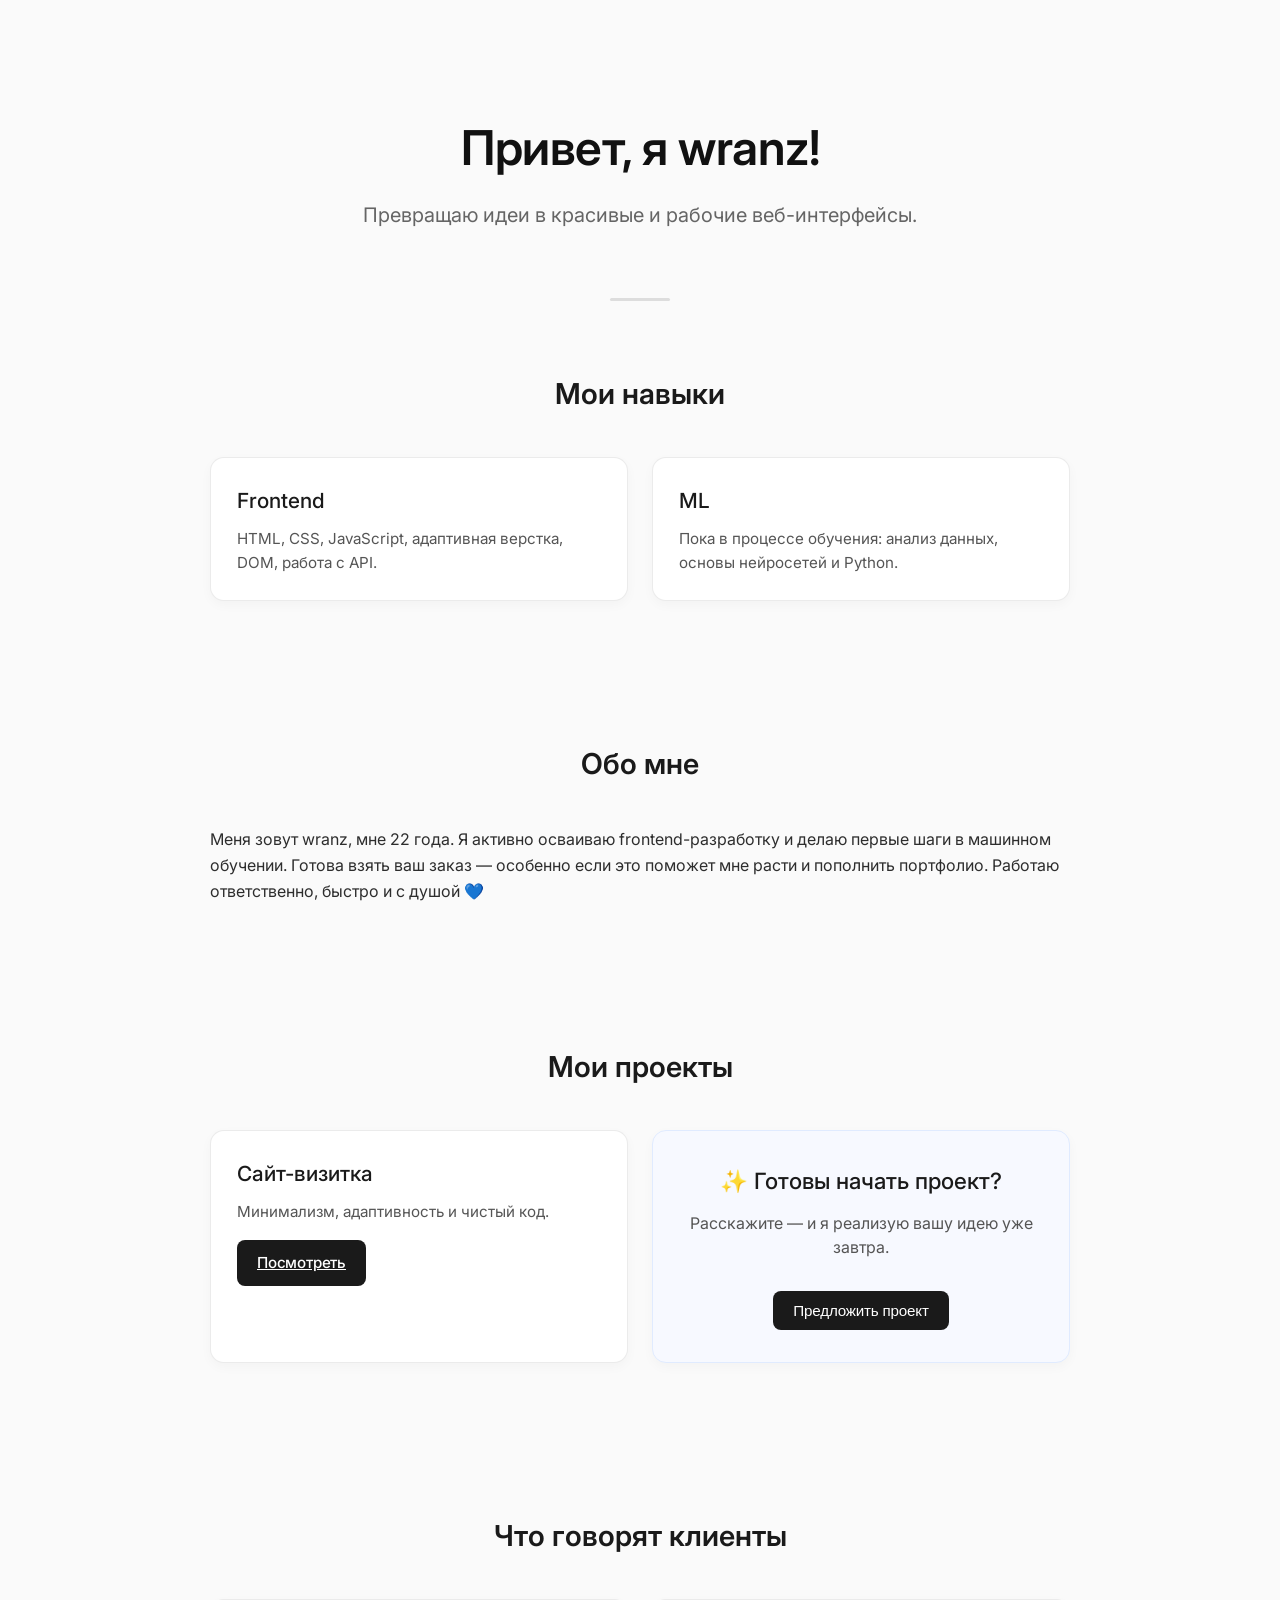
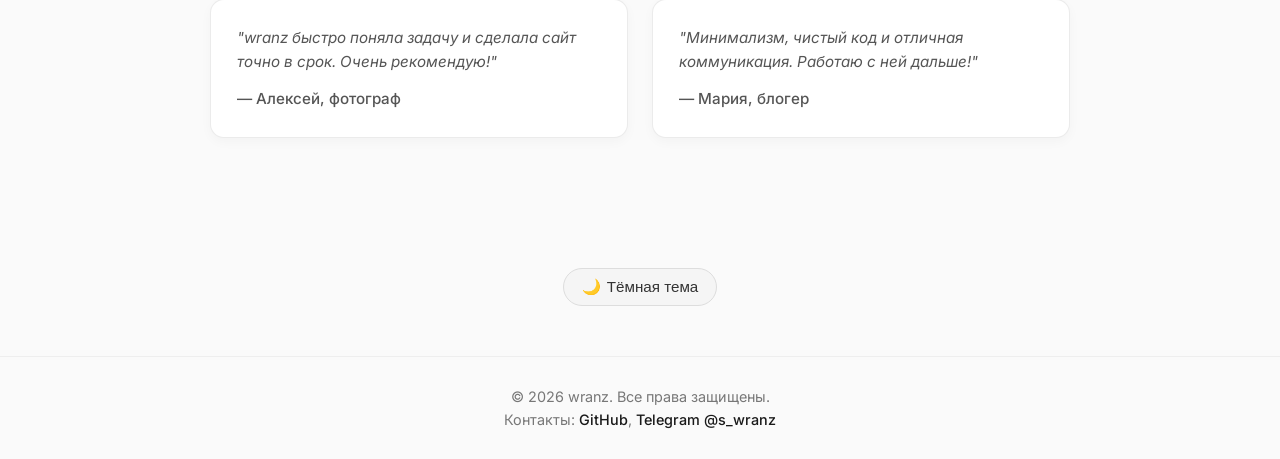
<file: index.html>
<!DOCTYPE html>
<html lang="ru">
<head>
    <meta charset="UTF-8">
    <meta name="viewport" content="width=device-width, initial-scale=1.0">
    <title>wranz — frontend & freelance</title>
    <link rel="stylesheet" href="style.css">
    <link href="https://fonts.googleapis.com/css2?family=Inter:wght@400;500;600&display=swap" rel="stylesheet">
</head>
<body>
    <!-- Hero Section -->
    <header class="hero">
        <div class="main-container">
            <h1>Привет, я wranz!</h1>
            <p>Превращаю идеи в красивые и рабочие веб-интерфейсы.</p>
        </div>
    </header>

    <main class="main-content">
        <!-- Навыки -->
        <section id="skills">
            <div class="main-container">
                <h2>Мои навыки</h2>
                <div class="skills-grid">
                    <div class="skill-card">
                        <h3>Frontend</h3>
                        <p>HTML, CSS, JavaScript, адаптивная верстка, DOM, работа с API.</p>
                    </div>
                    <div class="skill-card">
                        <h3>ML</h3>
                        <p>Пока в процессе обучения: анализ данных, основы нейросетей и Python.</p>
                    </div>
                </div>
            </div>
        </section>

        <!-- Обо мне -->
        <section id="about">
            <div class="main-container">
                <h2>Обо мне</h2>
                <p>Меня зовут wranz, мне 22 года. Я активно осваиваю frontend-разработку и делаю первые шаги в машинном обучении. Готова взять ваш заказ — особенно если это поможет мне расти и пополнить портфолио. Работаю ответственно, быстро и с душой 💙</p>
            </div>
        </section>

        <!-- Проекты -->
        <section id="projects">
            <div class="main-container">
                <h2>Мои проекты</h2>
                <div class="projects-grid">
                    <div class="project-card">
                        <h3>Сайт-визитка</h3>
                        <p>Минимализм, адаптивность и чистый код.</p>
                        <a href="#" class="btn">Посмотреть</a>
                    </div>
                    <div class="project-card highlight" onclick="openAuthModal()">
                        <h3>✨ Готовы начать проект?</h3>
                        <p>Расскажите — и я реализую вашу идею уже завтра.</p>
                        <button class="btn">Предложить проект</button>
                    </div>
                </div>
            </div>
        </section>

        <!-- Отзывы -->
        <section id="testimonials">
            <div class="main-container">
                <h2>Что говорят клиенты</h2>
                <div class="testimonials-grid">
                    <div class="testimonial-card">
                        <p class="quote">"wranz быстро поняла задачу и сделала сайт точно в срок. Очень рекомендую!"</p>
                        <p class="author">— Алексей, фотограф</p>
                    </div>
                    <div class="testimonial-card">
                        <p class="quote">"Минимализм, чистый код и отличная коммуникация. Работаю с ней дальше!"</p>
                        <p class="author">— Мария, блогер</p>
                    </div>
                </div>
            </div>
        </section>

        <!-- Переключатель темы -->
        <div class="theme-toggle">
            <button onclick="toggleTheme()">
                <span>🌙</span><span>Тёмная тема</span>
            </button>
        </div>
    </main>

    <!-- Модальное окно -->
    <div id="authModal" class="modal">
        <div class="modal-content">
            <span class="close" onclick="closeAuthModal()">&times;</span>
            <div class="auth-tabs">
                <button class="tab-btn active" onclick="openTab('login')">Войти</button>
                <button class="tab-btn" onclick="openTab('register')">Регистрация</button>
            </div>
            <form id="login" class="auth-form">
                <input type="email" placeholder="Email" required />
                <input type="password" placeholder="Пароль" required />
                <button type="submit" class="btn">Войти</button>
            </form>
            <form id="register" class="auth-form" style="display:none;">
                <input type="text" placeholder="Имя" required />
                <input type="email" placeholder="Email" required />
                <input type="password" placeholder="Пароль" required />
                <button type="submit" class="btn">Зарегистрироваться</button>
            </form>
        </div>
    </div>

    <!-- Личный кабинет -->
    <div id="dashboard" class="dashboard" style="display: none;">
        <div class="dash-header">
            <h2>Личный кабинет</h2>
            <button onclick="logout()" class="btn small">Выйти</button>
        </div>
        <div class="dash-menu">
            <button class="dash-btn active" onclick="showSection('new-order')">+ Новый заказ</button>
            <button class="dash-btn" onclick="showSection('active-orders')">Активные</button>
            <button class="dash-btn" onclick="showSection('completed-orders')">Выполненные</button>
        </div>
        <div id="new-order" class="dash-content">
            <h3>Опишите ваш проект</h3>
            <form action="https://script.google.com/macros/s/AKfycbzQ1nXh76wV3cR6yI9Q6S2lB8D1s8xY-2G4lr0Q/exec" method="POST">
                <input type="hidden" name="redirect" value="/thanks.html">
                
                <textarea name="message" placeholder="Например: нужен сайт-визитка для фотографа..." required></textarea>
                <button type="submit" class="btn">Отправить заказ</button>
            </form>
        </div>
        <div id="active-orders" class="dash-content" style="display:none;">
            <h3>Активные заказы</h3>
            <p>Пока нет активных заказов. Ожидаем подтверждения...</p>
        </div>
        <div id="completed-orders" class="dash-content" style="display:none;">
            <h3>Выполненные заказы</h3>
            <p>Пока ничего не завершено. Скоро появится!</p>
        </div>
    </div>

    <footer>
        <div class="main-container">
            <p>&copy; 2026 wranz. Все права защищены.</p>
            <p class="contacts-inline">
                Контакты: 
                <a href="https://github.com/wranz404" target="_blank">GitHub</a>, 
                <a href="https://t.me/s_wranz" target="_blank">Telegram @s_wranz</a>
            </p>
        </div>
    </footer>

    <script src="script.js"></script>
</body>
</html>
</file>
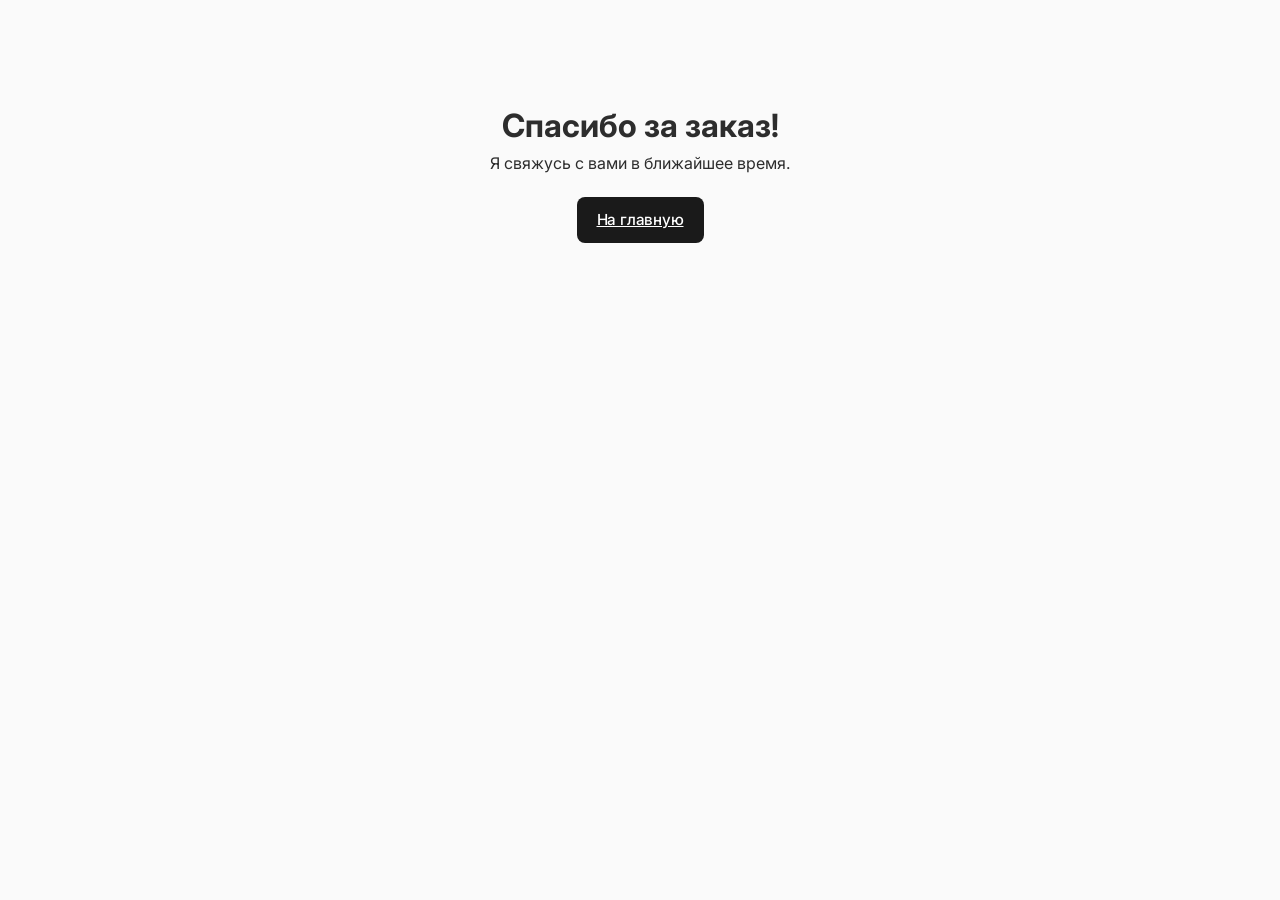
<file: thanks.html>
<!DOCTYPE html>
<html lang="ru">
<head>
    <meta charset="UTF-8">
    <meta name="viewport" content="width=device-width, initial-scale=1.0">
    <title>Спасибо!</title>
    <link rel="stylesheet" href="style.css">
    <link href="https://fonts.googleapis.com/css2?family=Inter:wght@400;500;600&display=swap" rel="stylesheet">
</head>
<body style="text-align: center; padding: 100px 20px; font-family: 'Inter', sans-serif;">
    <h1>Спасибо за заказ!</h1>
    <p>Я свяжусь с вами в ближайшее время.</p>
    <a href="." class="btn" style="margin-top: 20px;">На главную</a>
</body>
</html>
</file>
<file: style.css>
/* === Глобальные стили === */
* {
    margin: 0;
    padding: 0;
    box-sizing: border-box;
}

body {
    font-family: 'Inter', -apple-system, BlinkMacSystemFont, sans-serif;
    line-height: 1.6;
    color: #2d2d2d;
    background: #fafafa;
    transition: all 0.4s ease;
}

body.dark-theme {
    background: #121212;
    color: #e0e0e0;
}

.main-container {
    max-width: 900px;
    margin: 0 auto;
    padding: 0 20px;
}

/* === Hero === */
.hero {
    text-align: center;
    padding: 110px 20px 70px;
    position: relative;
}

.hero::after {
    content: '';
    position: absolute;
    bottom: 0;
    left: 50%;
    transform: translateX(-50%);
    width: 60px;
    height: 3px;
    background: #ddd;
    border-radius: 2px;
}

body.dark-theme .hero::after {
    background: #444;
}

.hero h1 {
    font-size: 3rem;
    font-weight: 600;
    color: #111;
    margin-bottom: 12px;
    letter-spacing: -0.5px;
}

body.dark-theme .hero h1 {
    color: #f0f0f0;
}

.hero p {
    font-size: 1.25rem;
    color: #555;
    max-width: 600px;
    margin: 0 auto;
    opacity: 0.9;
}

body.dark-theme .hero p {
    color: #bbb;
}

/* === Секции === */
.main-content section {
    padding: 70px 0;
    opacity: 1;
    animation: none;
}

.main-content h2 {
    text-align: center;
    margin-bottom: 40px;
    font-size: 1.8rem;
    font-weight: 600;
    color: #1a1a1a;
}

body.dark-theme .main-content h2 {
    color: #f0f0f0;
}

/* === Анимации === */
@keyframes fadeIn {
    from { opacity: 0; transform: translateY(15px); }
    to { opacity: 1; transform: translateY(0); }
}

@keyframes slideUp {
    from { opacity: 0; transform: translateY(10px); }
    to { opacity: 1; transform: translateY(0); }
}

/* === Карточки === */
.skill-card,
.project-card,
.testimonial-card {
    background: white;
    padding: 26px;
    border-radius: 14px;
    border: 1px solid rgba(0, 0, 0, 0.08);
    box-shadow: 0 4px 12px rgba(0, 0, 0, 0.03);
    transition: all 0.35s ease;
    opacity: 1;
    animation: none;
}

body.dark-theme .skill-card,
body.dark-theme .project-card,
body.dark-theme .testimonial-card {
    background: #1e1e1e;
    border-color: rgba(255, 255, 255, 0.08);
    box-shadow: 0 4px 12px rgba(0, 0, 0, 0.1);
}

.skill-card:hover,
.project-card:hover {
    transform: translateY(-6px);
    box-shadow: 0 12px 24px rgba(0, 0, 0, 0.06);
    border-color: rgba(0, 0, 0, 0.12);
}

body.dark-theme .skill-card:hover,
body.dark-theme .project-card:hover {
    box-shadow: 0 12px 24px rgba(0, 0, 0, 0.2);
    border-color: rgba(255, 255, 255, 0.12);
}

.skill-card h3,
.project-card h3 {
    font-size: 1.3rem;
    color: #1a1a1a;
    margin-bottom: 10px;
    font-weight: 500;
}

body.dark-theme .skill-card h3,
body.dark-theme .project-card h3 {
    color: #f0f0f0;
}

.skill-card p,
.project-card p,
.testimonial-card p {
    color: #555;
    font-size: 0.95rem;
    line-height: 1.55;
}

body.dark-theme .skill-card p,
body.dark-theme .project-card p,
body.dark-theme .testimonial-card p {
    color: #bbb;
}

/* === Сетки === */
.skills-grid,
.projects-grid,
.testimonials-grid {
    display: grid;
    grid-template-columns: repeat(auto-fit, minmax(280px, 1fr));
    gap: 24px;
}

/* === Проект "выделенный" === */
/* === Проект "выделенный" — фикс позиции и высоты === */
.project-card.highlight {
    background: #f7f9ff;
    border: 1px solid #e0ebff;
    text-align: center;
    cursor: pointer;
    transition: all 0.3s ease;
    display: flex;
    flex-direction: column;
    justify-content: center;
    align-items: center;
    height: 100%;
    padding: 32px 20px;
    min-height: 200px;
}

body.dark-theme .project-card.highlight {
    background: #2a2a40;
    border-color: #404060;
}

.project-card.highlight:hover {
    background: #eef3ff;
    border-color: #c0d0ff;
    transform: translateY(-6px);
    box-shadow: 0 8px 16px rgba(0, 0, 0, 0.06);
}

body.dark-theme .project-card.highlight:hover {
    background: #3a3a60;
    border-color: #505080;
}

.project-card.highlight h3 {
    margin-bottom: 12px;
    font-size: 1.4rem;
    color: #1a1a1a;
}

body.dark-theme .project-card.highlight h3 {
    color: #f0f0f0;
}

.project-card.highlight p {
    color: #555;
    font-size: 1rem;
    margin-bottom: 16px;
    line-height: 1.5;
}

body.dark-theme .project-card.highlight p {
    color: #bbb;
}

/* === Отзывы === */
#testimonials {
    padding: 80px 0;
}

.quote {
    font-style: italic;
    color: #444;
    margin-bottom: 14px;
    line-height: 1.65;
}

body.dark-theme .quote {
    color: #ddd;
}

.author {
    font-weight: 500;
    color: #666;
    font-size: 0.95rem;
}

body.dark-theme .author {
    color: #aaa;
}

/* === Кнопки === */
.btn {
    display: inline-block;
    padding: 11px 20px;
    background: #1a1a1a;
    color: white;
    border: none;
    border-radius: 8px;
    font-size: 0.95rem;
    font-weight: 500;
    cursor: pointer;
    transition: all 0.3s ease;
    letter-spacing: -0.2px;
}

.btn:hover {
    background: #000;
    transform: translateY(-2px);
    box-shadow: 0 8px 16px rgba(0, 0, 0, 0.12);
}

/* === Модальное окно — стильно и прозрачно === */
.modal {
    display: none;
    position: fixed;
    z-index: 100;
    left: 0;
    top: 0;
    width: 100%;
    height: 100%;
    backdrop-filter: blur(8px);
    background: rgba(0, 0, 0, 0.4);
    align-items: center;
    justify-content: center;
    padding: 20px;
}

.modal-content {
    background: white;
    padding: 32px;
    border-radius: 16px;
    width: 90%;
    max-width: 420px;
    position: relative;
    border: 1px solid rgba(0, 0, 0, 0.08);
    box-shadow: 0 16px 40px rgba(0, 0, 0, 0.12);
    animation: modalPop 0.4s ease-out;
}

@keyframes modalPop {
    0% { opacity: 0; transform: scale(0.9); }
    100% { opacity: 1; transform: scale(1); }
}

body.dark-theme .modal-content {
    background: #1e1e1e;
    border-color: rgba(255, 255, 255, 0.08);
    box-shadow: 0 16px 40px rgba(0, 0, 0, 0.3);
}

.close {
    position: absolute;
    top: 16px;
    right: 20px;
    font-size: 1.4rem;
    font-weight: 500;
    cursor: pointer;
    color: #888;
    width: 30px;
    height: 30px;
    display: flex;
    align-items: center;
    justify-content: center;
    border-radius: 50%;
    transition: all 0.3s ease;
}

.close:hover {
    background: #f0f0f0;
    color: #000;
}

body.dark-theme .close:hover {
    background: #333;
    color: #fff;
}

/* === Вкладки: Вход / Регистрация === */
.auth-tabs {
    display: flex;
    margin-bottom: 24px;
    border-bottom: 1px solid #e0e0e0;
    border-radius: 8px 8px 0 0;
    overflow: hidden;
}

body.dark-theme .auth-tabs {
    border-color: #444;
}

.tab-btn {
    flex: 1;
    padding: 12px 0;
    background: none;
    border: none;
    cursor: pointer;
    font-size: 1rem;
    color: #666;
    transition: all 0.3s ease;
    font-weight: 500;
}

.tab-btn.active {
    color: #1a1a1a;
    background: #f7f7f7;
    border-bottom: 3px solid #1a1a1a;
}

body.dark-theme .tab-btn.active {
    color: #f0f0f0;
    background: #2a2a2a;
    border-bottom: 3px solid #fff;
}

/* === Поля ввода === */
.auth-form input {
    width: 100%;
    padding: 13px 16px;
    margin: 10px 0;
    border: 1px solid #ddd;
    border-radius: 8px;
    font-size: 1rem;
    background: #fdfdfd;
    transition: all 0.3s ease;
}

.auth-form input:focus {
    outline: none;
    border-color: #999;
    box-shadow: 0 0 0 3px rgba(0, 0, 0, 0.05);
}

body.dark-theme .auth-form input {
    background: #2a2a2a;
    color: #f0f0f0;
    border-color: #555;
}

body.dark-theme .auth-form input:focus {
    border-color: #888;
    box-shadow: 0 0 0 3px rgba(255, 255, 255, 0.08);
}

/* === Личный кабинет — новый стиль === */
.dashboard {
    padding: 32px 20px;
    max-width: 800px;
    margin: 40px auto;
    background: white;
    border-radius: 16px;
    border: 1px solid #e0e0e0;
    box-shadow: 0 8px 24px rgba(0, 0, 0, 0.06);
    overflow: hidden;
}

body.dark-theme .dashboard {
    background: #1e1e1e;
    border-color: #333;
    box-shadow: 0 8px 24px rgba(0, 0, 0, 0.2);
}

.dash-header {
    display: flex;
    justify-content: space-between;
    align-items: center;
    padding: 0 24px 20px;
    border-bottom: 1px solid #f0f0f0;
}

body.dark-theme .dash-header {
    border-color: #333;
}

.dash-header h2 {
    font-size: 1.7rem;
    font-weight: 600;
    color: #1a1a1a;
}

body.dark-theme .dash-header h2 {
    color: #f0f0f0;
}

.dash-menu {
    display: flex;
    background: #f7f7f7;
    border-radius: 10px;
    padding: 6px;
    margin: 20px;
    gap: 8px;
    flex-wrap: wrap;
}

body.dark-theme .dash-menu {
    background: #2a2a2a;
}

.dash-btn {
    flex: 1;
    min-width: 110px;
    padding: 10px 14px;
    background: transparent;
    color: #555;
    border: none;
    border-radius: 8px;
    font-size: 0.95rem;
    font-weight: 500;
    cursor: pointer;
    transition: all 0.3s ease;
    text-align: center;
}

.dash-btn.active {
    background: #1a1a1a;
    color: white;
    font-weight: 600;
}

body.dark-theme .dash-btn {
    color: #bbb;
}

body.dark-theme .dash-btn.active {
    background: #fff;
    color: #111;
}

.dash-content {
    padding: 28px 24px;
    background: #fcfcfc;
    border: 1px solid #eee;
    border-radius: 12px;
    margin: 0 20px 20px;
    min-height: 180px;
}

body.dark-theme .dash-content {
    background: #222;
    border-color: #444;
}

.dash-content h3 {
    margin-bottom: 16px;
    font-size: 1.3rem;
    color: #1a1a1a;
    font-weight: 500;
}

body.dark-theme .dash-content h3 {
    color: #f0f0f0;
}

.dash-content textarea {
    width: 100%;
    height: 100px;
    padding: 14px;
    border: 1px solid #ddd;
    border-radius: 8px;
    font-family: 'Inter', sans-serif;
    font-size: 0.95rem;
    background: white;
    color: #333;
    resize: vertical;
    transition: border 0.3s ease;
}

body.dark-theme .dash-content textarea {
    background: #2a2a2a;
    color: #f0f0f0;
    border-color: #555;
}

.dash-content textarea:focus {
    outline: none;
    border-color: #999;
    box-shadow: 0 0 0 3px rgba(0, 0, 0, 0.05);
}

body.dark-theme .dash-content textarea:focus {
    border-color: #888;
    box-shadow: 0 0 0 3px rgba(255, 255, 255, 0.08);
}

.btn {
    margin-top: 16px;
}

/* === Переключатель темы === */
.theme-toggle {
    text-align: center;
    margin: 50px 0 20px;
}

.theme-toggle button {
    background: #f5f5f5;
    color: #333;
    border: 1px solid #ddd;
    padding: 9px 18px;
    border-radius: 30px;
    cursor: pointer;
    font-size: 0.95rem;
    display: inline-flex;
    align-items: center;
    gap: 6px;
    transition: all 0.3s ease;
    font-weight: 500;
}

.theme-toggle button:hover {
    background: #eaeaea;
    border-color: #bbb;
}

body.dark-theme .theme-toggle button {
    background: #333;
    color: #fff;
    border-color: #555;
}

body.dark-theme .theme-toggle button:hover {
    background: #444;
}

/* === Футер === */
footer {
    text-align: center;
    padding: 28px 0;
    color: #777;
    font-size: 0.9rem;
    border-top: 1px solid #eee;
    margin-top: 50px;
}

body.dark-theme footer {
    color: #aaa;
    border-color: #333;
}

footer a {
    color: #1a1a1a;
    text-decoration: none;
    font-weight: 500;
}

body.dark-theme footer a {
    color: #ddd;
}

footer a:hover {
    text-decoration: underline;
}
</file>
